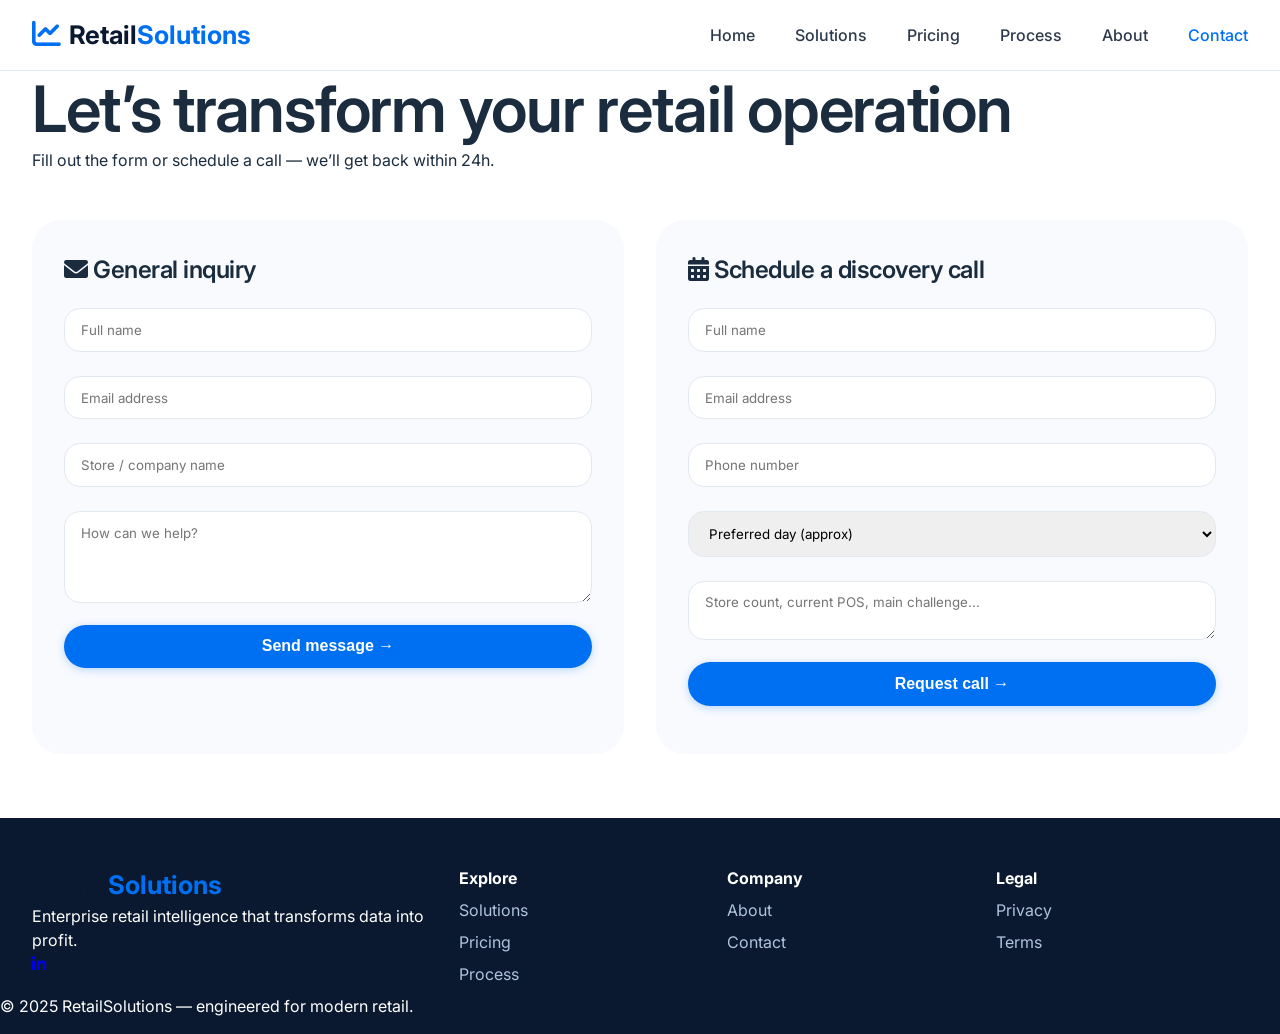
<file: contact.html>
<!DOCTYPE html>
<html lang="en">
<head>
  <meta charset="UTF-8">
  <meta name="viewport" content="width=device-width, initial-scale=1.0">
  <title>RetailSolutions — Get in touch</title>
  <link href="https://fonts.googleapis.com/css2?family=Inter:opsz,wght@14..32,300;400;500;600;700;800&display=swap" rel="stylesheet">
  <link rel="stylesheet" href="style.css">
  <link rel="stylesheet" href="https://cdnjs.cloudflare.com/ajax/libs/font-awesome/6.0.0-beta3/css/all.min.css">
</head>
<body>
<div class="site-wrapper">
  <header class="main-header"><div class="container header-container"><a href="index.html" class="logo"><span class="logo-icon"><i class="fas fa-chart-line"></i></span><span class="logo-text">Retail<span class="logo-accent">Solutions</span></span></a><nav class="nav-desktop"><ul class="nav-list"><li><a href="index.html" class="nav-link">Home</a></li><li><a href="solutions.html" class="nav-link">Solutions</a></li><li><a href="pricing.html" class="nav-link">Pricing</a></li><li><a href="process.html" class="nav-link">Process</a></li><li><a href="about.html" class="nav-link">About</a></li><li><a href="contact.html" class="nav-link active">Contact</a></li></ul></nav><div class="mobile-hamburger"><button class="menu-toggle-btn" id="menuToggleBtn"><span class="hamburger-line"></span><span class="hamburger-line"></span><span class="hamburger-line"></span></button><div class="mobile-menu-overlay" id="mobileMenuOverlay"><div class="mobile-menu-inner"><button class="close-menu-btn">&times;</button><ul class="mobile-nav-list"><li><a href="index.html" class="mobile-nav-link">Home</a></li><li><a href="solutions.html" class="mobile-nav-link">Solutions</a></li><li><a href="pricing.html" class="mobile-nav-link">Pricing</a></li><li><a href="process.html" class="mobile-nav-link">Process</a></li><li><a href="about.html" class="mobile-nav-link">About</a></li><li><a href="contact.html" class="mobile-nav-link active">Contact</a></li></ul><div class="mobile-cta"><a href="contact.html" class="btn btn-primary btn-sm">Schedule call →</a></div></div></div></div></div></header>

<main>
  <section class="page-hero">
    <div class="container"><h1>Let’s transform your retail operation</h1><p>Fill out the form or schedule a call — we’ll get back within 24h.</p></div>
  </section>

  <section class="contact-forms">
    <div class="container contact-grid">
      <div class="contact-card glass-card">
        <h3><i class="fas fa-envelope"></i> General inquiry</h3>
        <form id="contactForm">
          <input type="text" name="name" placeholder="Full name" required>
          <input type="email" name="email" placeholder="Email address" required>
          <input type="text" name="company" placeholder="Store / company name">
          <textarea name="message" rows="4" placeholder="How can we help?"></textarea>
          <button type="submit" class="btn btn-primary full-width">Send message →</button>
          <div id="contactFormStatus" class="form-status"></div>
        </form>
      </div>

      <div class="contact-card glass-card">
        <h3><i class="fas fa-calendar-alt"></i> Schedule a discovery call</h3>
        <form id="scheduleCallForm">
          <input type="text" name="name" placeholder="Full name" required>
          <input type="email" name="email" placeholder="Email address" required>
          <input type="tel" name="phone" placeholder="Phone number">
          <select name="preferredDate">
            <option value="">Preferred day (approx)</option>
            <option>Next 1‑3 days</option>
            <option>Next week</option>
            <option>Flexible</option>
          </select>
          <textarea name="notes" rows="2" placeholder="Store count, current POS, main challenge..."></textarea>
          <button type="submit" class="btn btn-primary full-width">Request call →</button>
          <div id="scheduleFormStatus" class="form-status"></div>
        </form>
      </div>
    </div>
  </section>
</main>

<footer class="main-footer"><div class="container footer-grid"><div class="footer-brand"><div class="logo">Retail<span class="logo-accent">Solutions</span></div><p>Enterprise retail intelligence that transforms data into profit.</p><div class="social-icons"><a href="#"><i class="fab fa-linkedin-in"></i></a><a href="#"><i class="fab fa-x-twitter"></i></a></div></div><div class="footer-links"><div><h4>Explore</h4><a href="solutions.html">Solutions</a><a href="pricing.html">Pricing</a><a href="process.html">Process</a></div><div><h4>Company</h4><a href="about.html">About</a><a href="contact.html">Contact</a></div><div><h4>Legal</h4><a href="#">Privacy</a><a href="#">Terms</a></div></div></div><div class="footer-bottom"><p>© 2025 RetailSolutions — engineered for modern retail.</p></div></footer>
</div>
<script src="script.js"></script>
</body>
</html>
</file>
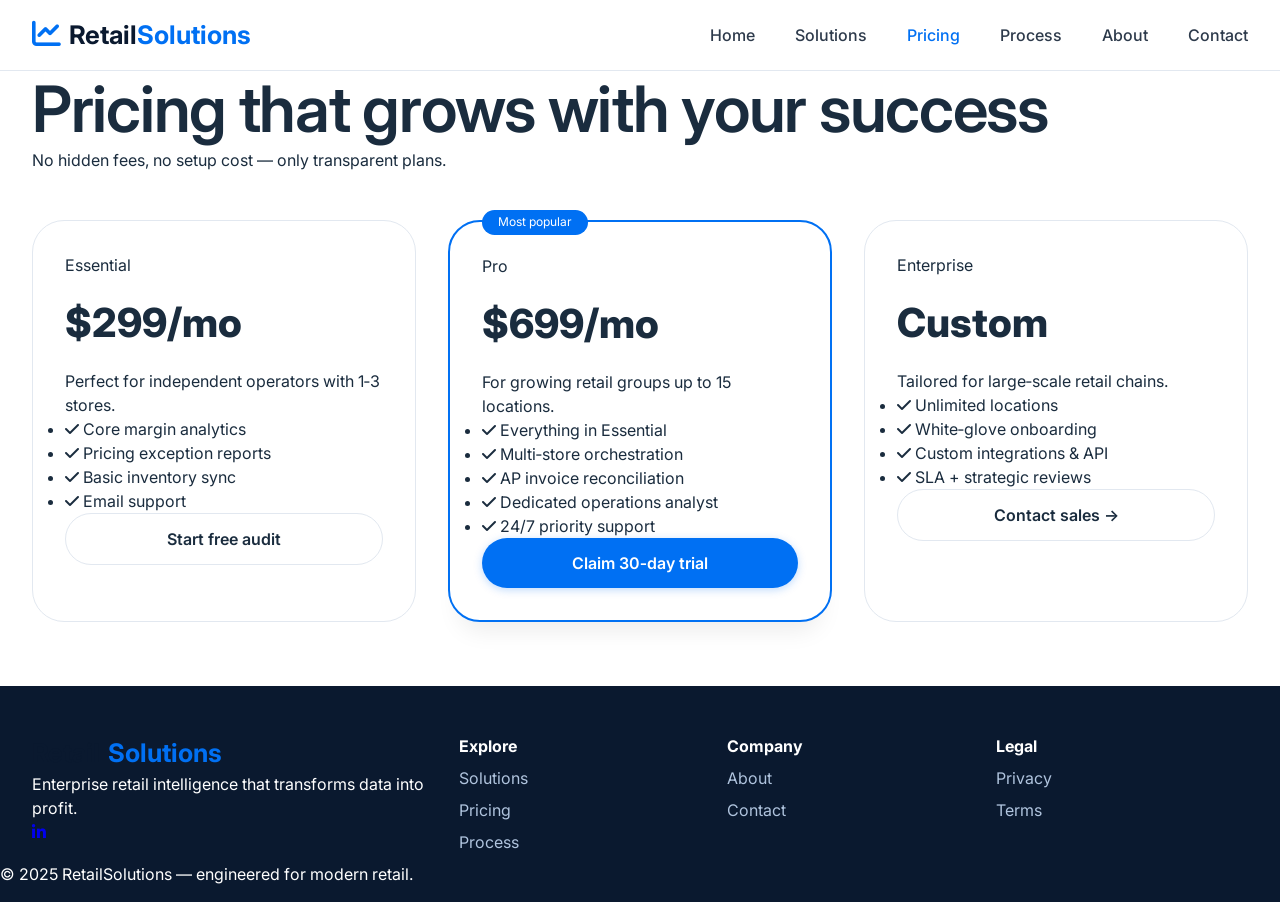
<file: pricing.html>
<!DOCTYPE html>
<html lang="en">
<head>
  <meta charset="UTF-8">
  <meta name="viewport" content="width=device-width, initial-scale=1.0">
  <title>RetailSolutions — Simple, transparent pricing</title>
  <link href="https://fonts.googleapis.com/css2?family=Inter:opsz,wght@14..32,300;400;500;600;700;800&display=swap" rel="stylesheet">
  <link rel="stylesheet" href="style.css">
  <link rel="stylesheet" href="https://cdnjs.cloudflare.com/ajax/libs/font-awesome/6.0.0-beta3/css/all.min.css">
</head>
<body>
<div class="site-wrapper">
  <header class="main-header"><div class="container header-container"><a href="index.html" class="logo"><span class="logo-icon"><i class="fas fa-chart-line"></i></span><span class="logo-text">Retail<span class="logo-accent">Solutions</span></span></a><nav class="nav-desktop"><ul class="nav-list"><li><a href="index.html" class="nav-link">Home</a></li><li><a href="solutions.html" class="nav-link">Solutions</a></li><li><a href="pricing.html" class="nav-link active">Pricing</a></li><li><a href="process.html" class="nav-link">Process</a></li><li><a href="about.html" class="nav-link">About</a></li><li><a href="contact.html" class="nav-link">Contact</a></li></ul></nav><div class="mobile-hamburger"><button class="menu-toggle-btn" id="menuToggleBtn"><span class="hamburger-line"></span><span class="hamburger-line"></span><span class="hamburger-line"></span></button><div class="mobile-menu-overlay" id="mobileMenuOverlay"><div class="mobile-menu-inner"><button class="close-menu-btn">&times;</button><ul class="mobile-nav-list"><li><a href="index.html" class="mobile-nav-link">Home</a></li><li><a href="solutions.html" class="mobile-nav-link">Solutions</a></li><li><a href="pricing.html" class="mobile-nav-link active">Pricing</a></li><li><a href="process.html" class="mobile-nav-link">Process</a></li><li><a href="about.html" class="mobile-nav-link">About</a></li><li><a href="contact.html" class="mobile-nav-link">Contact</a></li></ul><div class="mobile-cta"><a href="contact.html" class="btn btn-primary btn-sm">Schedule call →</a></div></div></div></div></div></header>

<main>
  <section class="page-hero">
    <div class="container"><h1>Pricing that grows with your success</h1><p>No hidden fees, no setup cost — only transparent plans.</p></div>
  </section>

  <section class="pricing-cards">
    <div class="container pricing-grid">
      <div class="pricing-card glass-card">
        <div class="plan-name">Essential</div>
        <div class="plan-price"><span class="currency">$</span>299<span class="period">/mo</span></div>
        <div class="plan-desc">Perfect for independent operators with 1‑3 stores.</div>
        <ul class="plan-features"><li><i class="fas fa-check"></i> Core margin analytics</li><li><i class="fas fa-check"></i> Pricing exception reports</li><li><i class="fas fa-check"></i> Basic inventory sync</li><li><i class="fas fa-check"></i> Email support</li></ul>
        <a href="contact.html" class="btn btn-outline full-width">Start free audit</a>
      </div>
      <div class="pricing-card glass-card popular">
        <div class="popular-badge">Most popular</div>
        <div class="plan-name">Pro</div>
        <div class="plan-price"><span class="currency">$</span>699<span class="period">/mo</span></div>
        <div class="plan-desc">For growing retail groups up to 15 locations.</div>
        <ul class="plan-features"><li><i class="fas fa-check"></i> Everything in Essential</li><li><i class="fas fa-check"></i> Multi‑store orchestration</li><li><i class="fas fa-check"></i> AP invoice reconciliation</li><li><i class="fas fa-check"></i> Dedicated operations analyst</li><li><i class="fas fa-check"></i> 24/7 priority support</li></ul>
        <a href="contact.html" class="btn btn-primary full-width">Claim 30‑day trial</a>
      </div>
      <div class="pricing-card glass-card">
        <div class="plan-name">Enterprise</div>
        <div class="plan-price custom-price">Custom</div>
        <div class="plan-desc">Tailored for large‑scale retail chains.</div>
        <ul class="plan-features"><li><i class="fas fa-check"></i> Unlimited locations</li><li><i class="fas fa-check"></i> White‑glove onboarding</li><li><i class="fas fa-check"></i> Custom integrations & API</li><li><i class="fas fa-check"></i> SLA + strategic reviews</li></ul>
        <a href="contact.html" class="btn btn-outline full-width">Contact sales →</a>
      </div>
    </div>
  </section>
</main>

<footer class="main-footer"><div class="container footer-grid"><div class="footer-brand"><div class="logo">Retail<span class="logo-accent">Solutions</span></div><p>Enterprise retail intelligence that transforms data into profit.</p><div class="social-icons"><a href="#"><i class="fab fa-linkedin-in"></i></a><a href="#"><i class="fab fa-x-twitter"></i></a></div></div><div class="footer-links"><div><h4>Explore</h4><a href="solutions.html">Solutions</a><a href="pricing.html">Pricing</a><a href="process.html">Process</a></div><div><h4>Company</h4><a href="about.html">About</a><a href="contact.html">Contact</a></div><div><h4>Legal</h4><a href="#">Privacy</a><a href="#">Terms</a></div></div></div><div class="footer-bottom"><p>© 2025 RetailSolutions — engineered for modern retail.</p></div></footer>
</div>
<script src="script.js"></script>
</body>
</html>
</file>
<file: style.css>
/* ========== GLOBAL RESET & VARIABLES ========== */
* {
  margin: 0;
  padding: 0;
  box-sizing: border-box;
}

:root {
  --navy-deep: #0A192F;
  --electric-blue: #0070F3;
  --white: #FFFFFF;
  --gray-light: #F8FAFE;
  --gray-border: #E2E8F0;
  --shadow-sm: 0 10px 25px -5px rgba(0, 0, 0, 0.05), 0 8px 10px -6px rgba(0, 0, 0, 0.02);
  --shadow-md: 0 20px 25px -12px rgba(0, 0, 0, 0.08);
  --transition: all 0.2s ease;
}

body {
  font-family: 'Inter', sans-serif;
  background-color: var(--white);
  color: #1A2C3E;
  line-height: 1.5;
  -webkit-font-smoothing: antialiased;
}

.container {
  max-width: 1400px;
  margin: 0 auto;
  padding: 0 2rem;
}

/* ========== TYPOGRAPHY ========== */
h1, h2, h3 {
  font-weight: 600;
  letter-spacing: -0.02em;
}

h1 {
  font-size: clamp(2.5rem, 5vw, 4rem);
  line-height: 1.2;
}

h2 {
  font-size: clamp(1.8rem, 4vw, 2.8rem);
  margin-bottom: 1rem;
}

h3 {
  font-size: 1.5rem;
  margin-bottom: 0.75rem;
}

.gradient-text {
  background: linear-gradient(135deg, var(--electric-blue) 0%, #3B82F6 100%);
  -webkit-background-clip: text;
  background-clip: text;
  color: transparent;
}

/* ========== BUTTONS ========== */
.btn {
  display: inline-flex;
  align-items: center;
  justify-content: center;
  gap: 0.5rem;
  padding: 0.8rem 1.8rem;
  border-radius: 40px;
  font-weight: 600;
  transition: var(--transition);
  cursor: pointer;
  border: none;
  font-size: 1rem;
  text-decoration: none;
}

.btn-primary {
  background: var(--electric-blue);
  color: white;
  box-shadow: 0 2px 8px rgba(0, 112, 243, 0.25);
}

.btn-primary:hover {
  background: #0059C1;
  transform: translateY(-2px);
  box-shadow: 0 12px 20px -12px rgba(0, 112, 243, 0.4);
}

.btn-outline {
  background: transparent;
  border: 1px solid var(--gray-border);
  color: #1A2C3E;
}

.btn-outline:hover {
  border-color: var(--electric-blue);
  color: var(--electric-blue);
  background: rgba(0, 112, 243, 0.04);
}

.btn-large {
  padding: 1rem 2.2rem;
  font-size: 1.05rem;
}

.btn-sm {
  padding: 0.6rem 1.4rem;
  font-size: 0.9rem;
}

.full-width {
  width: 100%;
}

/* ========== HEADER & NAVIGATION ========== */
.main-header {
  position: sticky;
  top: 0;
  background: rgba(255, 255, 255, 0.96);
  backdrop-filter: blur(12px);
  z-index: 100;
  border-bottom: 1px solid var(--gray-border);
}

.header-container {
  display: flex;
  justify-content: space-between;
  align-items: center;
  padding: 1rem 2rem;
}

.logo {
  display: flex;
  align-items: center;
  gap: 0.5rem;
  font-size: 1.6rem;
  font-weight: 700;
  text-decoration: none;
  color: var(--navy-deep);
}

.logo-icon i {
  color: var(--electric-blue);
  font-size: 1.8rem;
}

.logo-accent {
  color: var(--electric-blue);
}

.nav-desktop .nav-list {
  display: flex;
  gap: 2.5rem;
  list-style: none;
}

.nav-link {
  text-decoration: none;
  font-weight: 500;
  color: #2D3A4B;
  transition: var(--transition);
  font-size: 1rem;
}

.nav-link:hover, .nav-link.active {
  color: var(--electric-blue);
}

/* ========== MOBILE MENU (FIXED: DARK BACKGROUND, VISIBLE TEXT) ========== */
.mobile-hamburger {
  display: none;
}

.menu-toggle-btn {
  background: none;
  border: none;
  cursor: pointer;
  display: flex;
  flex-direction: column;
  gap: 6px;
  padding: 0;
}

.hamburger-line {
  width: 28px;
  height: 2px;
  background: var(--navy-deep);
  transition: 0.2s;
}

.mobile-menu-overlay {
  position: fixed;
  top: 0;
  left: 0;
  width: 100%;
  height: 100vh;
  background: #0A192F;  /* solid navy background */
  backdrop-filter: blur(8px);
  z-index: 1000;
  transform: translateX(100%);
  transition: transform 0.3s cubic-bezier(0.2, 0.9, 0.4, 1.1);
  display: flex;
  align-items: center;
  justify-content: center;
}

.mobile-menu-overlay.open {
  transform: translateX(0);
}

.close-menu-btn {
  position: absolute;
  top: 1.5rem;
  right: 1.5rem;
  background: none;
  border: none;
  font-size: 2.5rem;
  color: white;
  cursor: pointer;
}

.mobile-menu-inner {
  text-align: center;
  padding: 2rem;
}

.mobile-nav-list {
  list-style: none;
  margin-bottom: 2rem;
}

.mobile-nav-link {
  display: block;
  font-size: 1.8rem;
  font-weight: 500;
  padding: 0.8rem;
  color: white;
  text-decoration: none;
}

.mobile-nav-link:hover, .mobile-nav-link.active {
  color: var(--electric-blue);
}

/* ========== HERO SECTION ========== */
.hero {
  padding: 5rem 0 6rem;
}

.hero-grid {
  display: grid;
  grid-template-columns: 1fr 1fr;
  gap: 4rem;
  align-items: center;
}

.badge {
  display: inline-block;
  background: rgba(0, 112, 243, 0.08);
  color: var(--electric-blue);
  padding: 0.3rem 0.9rem;
  border-radius: 40px;
  font-size: 0.85rem;
  font-weight: 500;
  margin-bottom: 1.5rem;
}

.hero-description {
  font-size: 1.2rem;
  color: #4A5B6E;
  margin: 1.5rem 0;
}

.hero-buttons {
  display: flex;
  gap: 1rem;
  flex-wrap: wrap;
  margin: 2rem 0;
}

.hero-stats {
  display: flex;
  gap: 2rem;
  margin-top: 2rem;
}

.stat-number {
  font-size: 1.8rem;
  font-weight: 800;
  color: var(--navy-deep);
  display: block;
}

.hero-img {
  width: 100%;
  border-radius: 1.5rem;
  box-shadow: var(--shadow-md);
}

/* ========== TRUST SECTION ========== */
.trust-section {
  text-align: center;
  padding: 2.5rem 0;
  border-top: 1px solid var(--gray-border);
  border-bottom: 1px solid var(--gray-border);
}

.trust-logos {
  display: flex;
  flex-wrap: wrap;
  justify-content: center;
  gap: 2.5rem;
  margin-top: 1rem;
  font-weight: 500;
  color: #4A5B6E;
}

/* ========== PILLARS ========== */
.pillars {
  padding: 5rem 0;
}

.section-header.center {
  text-align: center;
  max-width: 800px;
  margin: 0 auto 3rem;
}

.pillars-grid {
  display: grid;
  grid-template-columns: repeat(auto-fit, minmax(260px, 1fr));
  gap: 2rem;
}

.pillar-card {
  background: var(--gray-light);
  padding: 2rem;
  border-radius: 1.5rem;
  transition: var(--transition);
}

.pillar-card i {
  font-size: 2rem;
  color: var(--electric-blue);
  margin-bottom: 1rem;
}

/* ========== PRICING ========== */
.pricing-grid {
  display: grid;
  grid-template-columns: repeat(auto-fit, minmax(300px, 1fr));
  gap: 2rem;
  margin: 3rem 0;
}

.pricing-card {
  background: white;
  border-radius: 2rem;
  padding: 2rem;
  border: 1px solid var(--gray-border);
  position: relative;
}

.pricing-card.popular {
  border: 2px solid var(--electric-blue);
  box-shadow: var(--shadow-md);
}

.popular-badge {
  position: absolute;
  top: -12px;
  left: 2rem;
  background: var(--electric-blue);
  color: white;
  padding: 0.2rem 1rem;
  border-radius: 30px;
  font-size: 0.75rem;
}

.plan-price {
  font-size: 2.5rem;
  font-weight: 800;
  margin: 1rem 0;
}

/* ========== SOLUTIONS CARDS WITH IMAGES ========== */
.solutions-grid {
  display: grid;
  grid-template-columns: repeat(auto-fit, minmax(280px, 1fr));
  gap: 2rem;
  margin: 3rem 0;
}

.solution-card {
  background: white;
  border-radius: 1.5rem;
  overflow: hidden;
  box-shadow: var(--shadow-sm);
  transition: var(--transition);
  border: 1px solid var(--gray-border);
}

.solution-card:hover {
  transform: translateY(-5px);
  box-shadow: var(--shadow-md);
}

.card-img {
  width: 100%;
  height: 180px;
  object-fit: cover;
}

.solution-card .card-icon {
  font-size: 2rem;
  margin: 1rem 1.5rem 0;
  color: var(--electric-blue);
}

.solution-card h3, .solution-card p, .solution-features {
  padding: 0 1.5rem;
}

.solution-features {
  list-style: none;
  margin: 1rem 0 1.5rem;
}

.solution-features li {
  margin: 0.5rem 0;
}

/* ========== PROCESS STEPS ========== */
.steps-grid {
  display: grid;
  grid-template-columns: repeat(auto-fit, minmax(260px, 1fr));
  gap: 2rem;
  margin: 3rem 0;
}

.step-card {
  background: var(--gray-light);
  border-radius: 1.5rem;
  padding: 2rem;
  text-align: center;
}

.step-img {
  width: 80px;
  height: 80px;
  object-fit: cover;
  border-radius: 50%;
  margin-bottom: 1rem;
}

.step-number {
  font-size: 2.5rem;
  font-weight: 800;
  color: rgba(0, 112, 243, 0.2);
}

/* ========== ABOUT PAGE ========== */
.about-grid {
  display: grid;
  grid-template-columns: 1fr 1fr;
  gap: 3rem;
  align-items: center;
  margin: 3rem 0;
}

.about-image img {
  width: 100%;
  border-radius: 1.5rem;
}

.about-stats-grid {
  grid-column: span 2;
  display: flex;
  justify-content: space-between;
  margin-top: 2rem;
  gap: 2rem;
  flex-wrap: wrap;
}

.stat-block {
  text-align: center;
  flex: 1;
}

.big-stat {
  font-size: 2.5rem;
  font-weight: 800;
  color: var(--electric-blue);
  display: block;
}

/* ========== CONTACT FORMS ========== */
.contact-grid {
  display: grid;
  grid-template-columns: 1fr 1fr;
  gap: 2rem;
  margin: 3rem 0;
}

.contact-card {
  padding: 2rem;
  border-radius: 1.8rem;
  background: var(--gray-light);
}

input, textarea, select {
  width: 100%;
  padding: 0.8rem 1rem;
  margin: 0.5rem 0 1rem;
  border: 1px solid var(--gray-border);
  border-radius: 1rem;
  font-family: inherit;
}

.form-status {
  margin-top: 1rem;
  font-size: 0.9rem;
}

/* ========== CTA BANNER ========== */
.cta-banner {
  margin: 3rem 0;
}

.cta-inner {
  background: linear-gradient(135deg, #0A192F, #0F2A44);
  color: white;
  padding: 3rem;
  border-radius: 2rem;
  display: flex;
  justify-content: space-between;
  align-items: center;
  flex-wrap: wrap;
  gap: 2rem;
}

/* ========== FOOTER ========== */
.main-footer {
  background: var(--navy-deep);
  color: white;
  padding: 3rem 0 1rem;
  margin-top: 4rem;
}

.footer-grid {
  display: grid;
  grid-template-columns: 1fr 2fr;
  gap: 2rem;
}

.footer-links {
  display: grid;
  grid-template-columns: repeat(3, 1fr);
  gap: 1rem;
}

.footer-links a {
  display: block;
  color: #B0C4DE;
  text-decoration: none;
  margin: 0.5rem 0;
}

/* ========== RESPONSIVE ========== */
@media (max-width: 900px) {
  .nav-desktop {
    display: none;
  }
  .mobile-hamburger {
    display: block;
  }
  .hero-grid, .contact-grid, .about-grid {
    grid-template-columns: 1fr;
  }
  .about-stats-grid {
    grid-column: span 1;
  }
  .footer-grid {
    grid-template-columns: 1fr;
  }
  .cta-inner {
    flex-direction: column;
    text-align: center;
  }
  }
</file>
